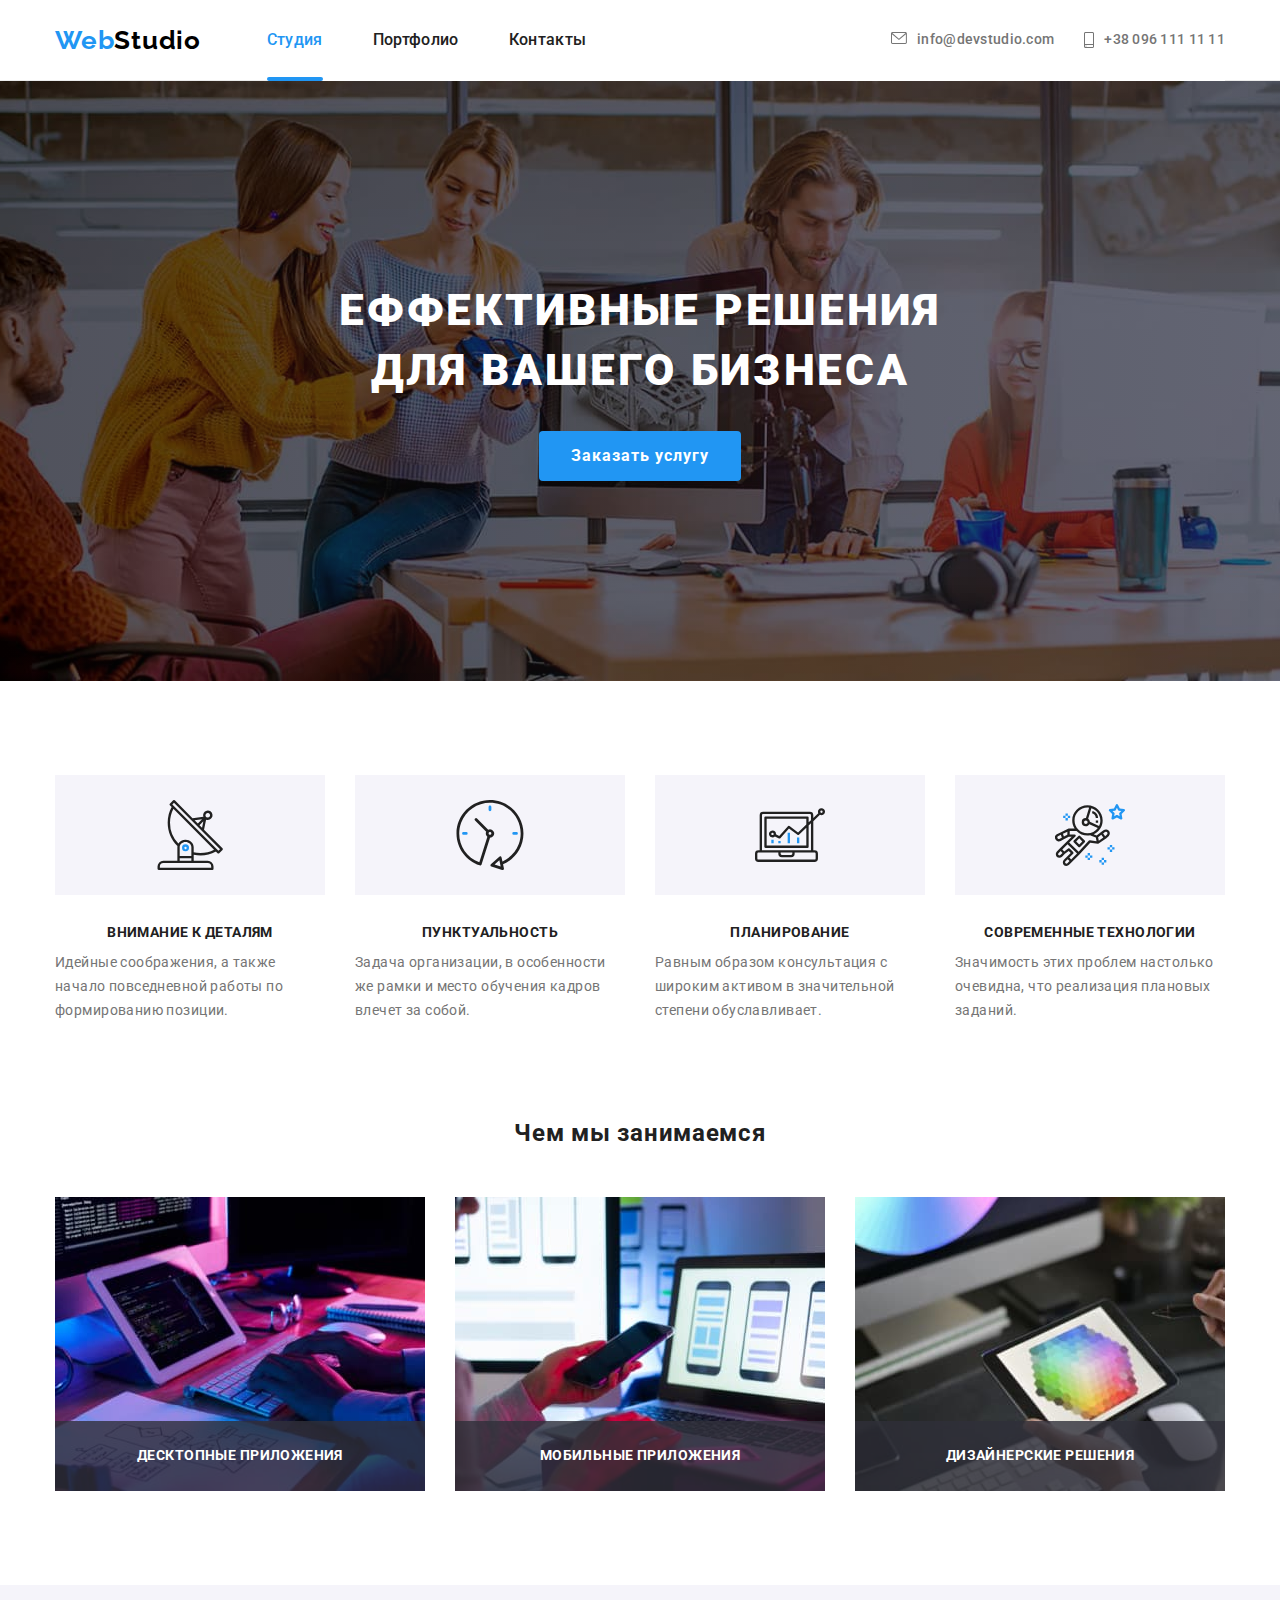
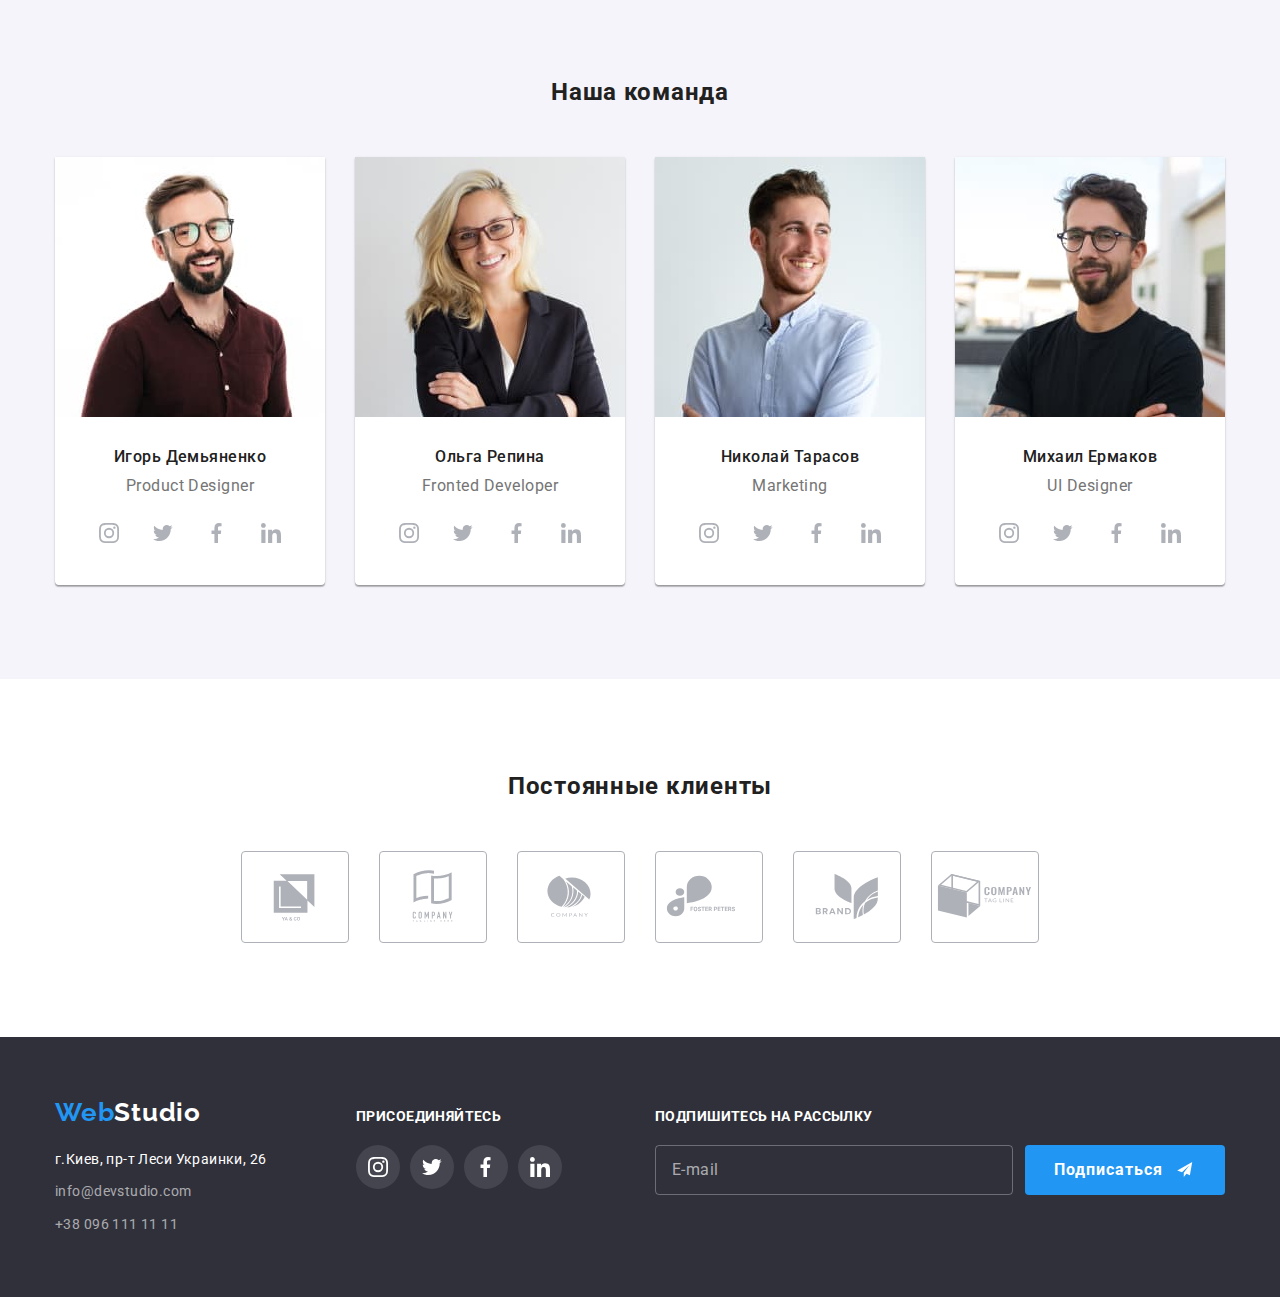
<file: index.html>
<!DOCTYPE html>
<html lang="ru">
    <head>
        <meta charset="UTF-8">
        <meta http-equiv="X-UA-Compatible" content="IE=edge">
        <meta name="viewport" content="width=device-width, initial-scale=1.0" />
        <title>Document</title>
        <link rel="preconnect" href="https://fonts.googleapis.com">
        <link rel="preconnect" href="https://fonts.gstatic.com" crossorigin>
        <link href="https://fonts.googleapis.com/css2?family=Raleway:wght@700&family=Roboto:wght@400;500;700;900&display=swap"
            rel="stylesheet">
        <link rel="stylesheet" href="portfolio.html">
        <link href="https://cdnjs.cloudflare.com/ajax/libs/modern-normalize/1.1.0/modern-normalize.min.css" rel="stylesheet">
        <link rel="stylesheet" href="css/main.min.css">
    </head>
    <body>
        <!--Header page-->
        <header class="page-header">
            <div class="container main-nav">
                <a  href="" class="logo" lang="en"><span class="accent">Web</span>Studio</a>           
                <button type="button" class="header-menu__button" aria-expanded="false" aria-controls="header-menu__container" data-menu-button>
                    <svg class="header-menu__button-icon" aria-label="Переключатель меню" width="40" height="40">
                        <use href="./images/icons.svg#cross" class="header-menu__icon-cross"></use>
                        <use href="./images/icons.svg#menu" class="header-menu__icon-menu"></use>
                    </svg>
                </button>
                <div class="header-menu__container" id="header-menu__container" data-menu>
                    <nav class="header-navigation">
                        <ul class="header-navigation__items list">
                            <li class="header-navigation__item"><a class="header-navigation__link link header-navigation__link--current" href="index.html">Студия</a></li>
                            <li class="header-navigation__item"><a class="header-navigation__link link" href="portfolio.html">Портфолио</a></li>
                            <li class="header-navigation__item"><a class="header-navigation__link link" href="#contacts">Контакты</a></li>
                        </ul>
                    </nav>
                    <ul class="header-contacts list">
                        <li class="header-contact">
                            <a class="header-contact__link link" href="mailto:info@devstudio.com">
                                <svg class="header-contact__icon" width="16" height="12">
                                <use href="./images/icons.svg#envelope"></use>
                                </svg>
                                info@devstudio.com
                            </a>
                        </li>
                        <li class="header-contact">
                            <a class="header-contact__link link" href="tel:+380961111111">
                                <svg class="header-contact__icon" width="10" height="16">
                                <use href="./images/icons.svg#smartphone"></use>
                                </svg>
                                +38 096 111 11 11
                            </a>
                        </li>
                    </ul>
                    <ul class="header-accounts list">
                        <li class="header-account"><a href="" target="_blank" rel="noreferrer noopener" class="header-account__link link">Instagram</a></li>
                        <li class="header-account"><a href="" target="_blank" rel="noreferrer noopener" class="header-account__link link">Twitter</a></li>
                        <li class="header-account"><a href="" target="_blank" rel="noreferrer noopener" class="header-account__link link">Facebook</a></li>
                        <li class="header-account"><a href="" target="_blank" rel="noreferrer noopener" class="header-account__link link">LinkedIn</a></li>
                    </ul>
                </div>
            </div>
        </header>
        <!--Studio page-->
        <main  class="main-studio">
            <!--Hero-->
            <section class="section page-hero overlay">
                <div class="container hero"> 
                    <h1 class="hero__title">Еффективные решения для вашего бизнеса</h1>
                    <button type="button" class="hero__button" data-modal-open>Заказать услугу</button>
                </div>
            </section>
            <!--Features page-->
            <section class="section page-features">
                <div class="container features">
                    <h2 class="features__headline">Особенности</h2>
                        <ul class="features__items list">
                            <li class="features__item">
                                <div class="features__block">
                                    <div class="features__icon"><svg width="70" height="70"><use href="./images/icons.svg#radar"></use></svg>
                                    </div>
                                    <h3 class="features__title">Внимание к деталям</h3>
                                    <p class="features__text">Идейные соображения, а также начало повседневной работы по формированию позиции.</p>
                                </div>
                            </li>
                            <li class="features__item">
                                <div class="features__block">
                                    <div class="features__icon"><svg width="70" height="70"><use href="./images/icons.svg#clock"></use></svg>
                                    </div>
                                    <h3 class="features__title">Пунктуальность</h3>
                                    <p class="features__text">Задача организации, в особенности же рамки и место обучения кадров влечет за собой.</p>
                                </div>
                            </li>
                            <li class="features__item">
                                <div class="features__block">
                                    <div class="features__icon"><svg width="70" height="70"><use href="./images/icons.svg#diagram"></use></svg>
                                    </div>
                                    <h3 class="features__title">Планирование</h3>
                                    <p class="features__text">Равным образом консультация с широким активом в значительной степени обуславливает.</p>
                                </div>
                            </li>
                            <li class="features__item">
                                <div class="features__block">
                                    <div class="features__icon"><svg width="70" height="70"><use href="./images/icons.svg#astronaut"></use></svg>
                                    </div>
                                    <h3 class="features__title">Современные технологии</h3>
                                    <p class="features__text">Значимость этих проблем настолько очевидна, что реализация плановых заданий.</p>
                                </div>
                            </li>
                        </ul>
                    </div>
            </section>
            <!--Perfomence page-->
            <section class="section page-perfomance">
                <div class="container perfomance">
                    <h2 class="perfomance__headline">Чем мы занимаемся</h2>
                    <ul class="perfomance__items list">
                        <li class="perfomance__item">
                            <img srcset="./images/box1.jpg 1x, ./images/box1@2x.jpg 2x" src="./images/box1.jpg" alt="Проекты">
                            <div class="perfomance__action">
                                <h3 class="perfomance__title">Десктопные приложения</h3>
                            </div>
                        </li>
                        <li class="perfomance__item"><img srcset="./images/box2.jpg 1x, ./images/box2@2x.jpg 2x" src="./images/box2.jpg" alt="Дизайн мобильного приложения">
                            <div class="perfomance__action">
                                <h3 class="perfomance__title">Мобильные приложения</h3>
                            </div>
                        </li>
                        <li class="perfomance__item"><img srcset="./images/box3.jpg 1x, ./images/box3@2x.jpg 2x" src="./images/box3.jpg" alt="Мобильное приложение">
                            <div class="perfomance__action">
                                <h3 class="perfomance__title">Дизайнерские решения</h3>
                            </div>
                        </li>
                    </ul>
                </div>
            </section>
            <!--Team page-->
            <section class="section page-team">
                <div class="container team">
                    <h2 class="team__headline">Наша команда</h2>
                    <ul class="team-members list">
                        <li class="team-member">
                            <picture class="team-member__foto">
                                <source srcset="./images/team/1_480.jpg 450w, ./images/team/1_480@2x.jpg 900w" media="(max-width: 767px)" sizes="(max-width: 767px) 450px, 100vw">
                                <source srcset="./images/team/1.jpg 270w, ./images/team/1@2x.jpg 540w, ./images/team/1@3x.jpg 810w" media="(min-width: 1200px)" sizes="(min-width: 1200px) 270px, 25vw">
                                <source srcset="./images/team/1_768.jpg 354w, ./images/team/1_768@2x.jpg 708w" media="(min-width: 768px)" sizes="(min-width: 768px) 354px, 50vw">
                            <img src="./images/team/1.jpg" alt="Игорь Демьяненко">
                            </picture>
                            <div class="team-member__card">   
                                <h3 class="team-member__name">Игорь Демьяненко</h3>
                                <p class="team-member__position" lang="en">Product Designer</p>                
                                <ul class="team-member__accounts list">
                                    <li class="team-member__account"><a href="" target="_blank" rel="noreferrer noopener" class="team-member__account-link link">
                                        <svg class="team-member__account-icon" width="20px" height="20px"><use href="./images/icons.svg#instagram"></use></svg></a></li>
                                    <li class="team-member__account"><a href="" target="_blank" rel="noreferrer noopener" class="team-member__account-link link">
                                        <svg class="team-member__account-icon" width="20px" height="20px"><use href="./images/icons.svg#twitter"></use></svg></a></li>
                                    <li class="team-member__account"><a href="" target="_blank" rel="noreferrer noopener" class="team-member__account-link link">
                                        <svg class="team-member__account-icon" width="20px" height="20px"><use href="./images/icons.svg#facebook"></use></svg></a></li>
                                    <li class="team-member__account"><a href="" target="_blank" rel="noreferrer noopener" class="team-member__account-link link">
                                        <svg class="team-member__account-icon" width="20px" height="20px"><use href="./images/icons.svg#linkedin"></use></svg></a></li>  
                                </ul>
                            </div>
                        </li>
                        <li class="team-member">
                            <picture class="team-member__foto">
                                <source srcset="./images/team/2_480.jpg 450w, ./images/team/2_480@2x.jpg 900w" media="(max-width: 767px)"
                                    sizes="(max-width: 767px) 450px, 100vw">
                                <source srcset="./images/team/2.jpg 270w, ./images/team/2@2x.jpg 540w, ./images/team/2@3x.jpg 810w"
                                    media="(min-width: 1200px)" sizes="(min-width: 1200px) 270px, 25vw">
                                <source srcset="./images/team/2_768.jpg 354w, ./images/team/2_768@2x.jpg 708w" media="(min-width: 768px)"
                                    sizes="(min-width: 768px) 354px, 50vw">                            
                            <img src="./images/team/2.jpg" alt="Ольга Репина">
                            </picture>
                            <div class="team-member__card">    
                                <h3 class="team-member__name">Ольга Репина</h3>
                                <p class="team-member__position" lang="en">Fronted Developer</p>
                                <ul class="team-member__accounts list">
                                    <li class="team-member__account"><a href="" target="_blank" rel="noreferrer noopener" class="team-member__account-link link">
                                        <svg class="team-member__account-icon" width="20px" height="20px"><use href="./images/icons.svg#instagram"></use></svg></a></li>
                                    <li class="team-member__account"><a href="" target="_blank" rel="noreferrer noopener" class="team-member__account-link link">
                                        <svg class="team-member__account-icon" width="20px" height="20px"><use href="./images/icons.svg#twitter"></use></svg></a></li>
                                    <li class="team-member__account"><a href="" target="_blank" rel="noreferrer noopener" class="team-member__account-link link">
                                        <svg class="team-member__account-icon" width="20px" height="20px"><use href="./images/icons.svg#facebook"></use></svg></a></li>
                                    <li class="team-member__account"><a href="" target="_blank" rel="noreferrer noopener" class="team-member__account-link link">
                                        <svg class="team-member__account-icon" width="20px" height="20px"><use href="./images/icons.svg#linkedin"></use></svg></a></li>
                                </ul>
                            </div>
                        </li>
                        <li class="team-member">
                            <picture class="team-member__foto">
                                <source srcset="./images/team/3_480.jpg 450w, ./images/team/3_480@2x.jpg 900w" media="(max-width: 767px)"
                                    sizes="(max-width: 767px) 450px, 100vw">
                                <source srcset="./images/team/3.jpg 270w, ./images/team/3@2x.jpg 540w, ./images/team/3@3x.jpg 810w"
                                    media="(min-width: 1200px)" sizes="(min-width: 1200px) 270px, 25vw">
                                <source srcset="./images/team/3_768.jpg 354w, ./images/team/3_768@2x.jpg 708w" media="(min-width: 768px)"
                                    sizes="(min-width: 768px) 354px, 50vw">                            
                            <img src="./images/team/3.jpg" alt="Николай Тарасов">
                            </picture>
                            <div class="team-member__card">
                                <h3 class="team-member__name">Николай Тарасов</h3>
                                <p class="team-member__position" lang="en">Marketing</p>
                                <ul class="team-member__accounts list">
                                    <li class="team-member__account"><a href="" target="_blank" rel="noreferrer noopener" class="team-member__account-link link">
                                        <svg class="team-member__account-icon" width="20px" height="20px"><use href="./images/icons.svg#instagram"></use></svg></a></li>
                                    <li class="team-member__account"><a href="" target="_blank" rel="noreferrer noopener" class="team-member__account-link link">
                                        <svg class="team-member__account-icon" width="20px" height="20px"><use href="./images/icons.svg#twitter"></use></svg></a></li>
                                    <li class="team-member__account"><a href="" target="_blank" rel="noreferrer noopener" class="team-member__account-link link">
                                        <svg class="team-member__account-icon" width="20px" height="20px"><use href="./images/icons.svg#facebook"></use></svg></a></li>
                                    <li class="team-member__account"><a href="" target="_blank" rel="noreferrer noopener" class="team-member__account-link link">
                                        <svg class="team-member__account-icon" width="20px" height="20px"><use href="./images/icons.svg#linkedin"></use></svg></a></li>  
                                </ul>                            
                            </div>
                        </li>
                        <li class="team-member">
                            <picture class="team-member__foto">
                                <source srcset="./images/team/4_480.jpg 450w, ./images/team/4_480@2x.jpg 900w" media="(max-width: 767px)"
                                    sizes="(max-width: 767px) 450px, 100vw">
                                <source srcset="./images/team/4.jpg 270w, ./images/team/4@2x.jpg 540w, ./images/team/4@3x.jpg 810w"
                                    media="(min-width: 1200px)" sizes="(min-width: 1200px) 270px, 25vw">
                                <source srcset="./images/team/4_768.jpg 354w, ./images/team/4_768@2x.jpg 708w" media="(min-width: 768px)"
                                    sizes="(min-width: 768px) 354px, 50vw">                        
                            <img src="./images/team/4.jpg" alt="Михаил Ермаков">
                            </picture>
                            <div class="team-member__card">
                                <h3 class="team-member__name">Михаил Ермаков</h3>
                                <p class="team-member__position" lang="en">UI Designer</p>
                                <ul class="team-member__accounts list">
                                    <li class="team-member__account"><a href="" target="_blank" rel="noreferrer noopener" class="team-member__account-link link">
                                        <svg class="team-member__account-icon" width="20px" height="20px"><use href="./images/icons.svg#instagram"></use></svg></a></li>
                                    <li class="team-member__account"><a href="" target="_blank" rel="noreferrer noopener" class="team-member__account-link link">
                                        <svg class="team-member__account-icon" width="20px" height="20px"><use href="./images/icons.svg#twitter"></use></svg></a></li>
                                    <li class="team-member__account"><a href="" target="_blank" rel="noreferrer noopener" class="team-member__account-link link">
                                        <svg class="team-member__account-icon" width="20px" height="20px"><use href="./images/icons.svg#facebook"></use></svg></a></li>
                                    <li class="team-member__account"><a href="" target="_blank" rel="noreferrer noopener" class="team-member__account-link link">
                                        <svg class="team-member__account-icon" width="20px" height="20px"><use href="./images/icons.svg#linkedin"></use></svg></a></li>  
                                </ul>
                            </div>
                        </li>
                    </ul>
                </div>
            </section>
            <!--Page clients-->
            <section class="section page-clients">
                <div class="container clients">
                    <h2 class="clients__headline">Постоянные клиенты</h2>
                    <ul class="clients__items list">
                        <li class="clients__item"><a href="" target="_blank" rel="noreferrer noopener" class="clients__link link">
                            <svg class="clients__icon" width="106px" height="60px">
                                <use href="./images/icons.svg#yaco"></use>
                            </svg></a></li>
                        <li class="clients__item"><a href="" target="_blank" rel="noreferrer noopener" class="clients__link link">
                            <svg class="clients__icon" width="106px" height="60px">
                                <use href="./images/icons.svg#taglinehere"></use>
                            </svg></a></li>
                        <li class="clients__item"><a href="" target="_blank" rel="noreferrer noopener" class="clients__link link">
                            <svg class="clients__icon" width="106px" height="60px">
                                <use href="./images/icons.svg#company"></use>
                            </svg></a></li>
                        <li class="clients__item"><a href="" target="_blank" rel="noreferrer noopener" class="clients__link link">
                            <svg class="clients__icon" width="106px" height="60px">
                                <use href="./images/icons.svg#foster"></use>
                            </svg></a></li>
                        <li class="clients__item"><a href="" target="_blank" rel="noreferrer noopener" class="clients__link link">
                            <svg class="clients__icon" width="106px" height="60px">
                                <use href="./images/icons.svg#brand"></use>
                            </svg></a></li>
                        <li class="clients__item"><a href="" target="_blank" rel="noreferrer noopener" class="clients__link link">
                            <svg class="clients__icon" width="106px" height="60px">
                                <use href="./images/icons.svg#tagline"></use>
                            </svg></a></li>
                    </ul>
                </div>
            </section>
        </main>
        <!--Footer-->
        <footer id="contacts" class="page-footer">
            <div class="container feedback">
                <div class="feedback-footer" id="flexbox">
                    <div class="feedback-contact__company-contacts">
                        <ul class="feedback-contacts list">
                            <li class="feedback-contact">
                                <a href="" class="logo" lang="en"><span class="accent">Web</span>Studio</a>
                                <address class="address">
                                <a href="" class="address__link map">г.Киев, пр-т Леси Украинки, 26</a>
                                <a href="mailto:info@devstudio.com" class="address__link">info@devstudio.com</a>
                                <a href="tel:+380961111111" class="address__link">+38 096 111 11 11</a>
                                </address>
                            </li>
                            <li class="feedback-contact">
                                <h2 class="feedback-act__title">Присоединяйтесь</h2>
                                <ul class="accounts list">
                                    <li class="account"><a href="" target="_blank" rel="noreferrer noopener" class="account__link link">
                                        <svg class="account__icon" width="20px" height="20px">
                                            <use href="./images/icons.svg#instagram"></use>
                                        </svg></a>
                                    </li>
                                    <li class="account"><a href="" target="_blank" rel="noreferrer noopener" class="account__link link">
                                        <svg class="account__icon" width="20px" height="20px">
                                            <use href="./images/icons.svg#twitter"></use>
                                        </svg></a>
                                    </li>
                                    <li class="account"><a href="" target="_blank" rel="noreferrer noopener" class="account__link link">
                                        <svg class="account__icon" width="20px" height="20px">
                                            <use href="./images/icons.svg#facebook"></use>
                                        </svg></a>
                                    </li>
                                    <li class="account"><a href="" target="_blank" rel="noreferrer noopener" class="account__link link">
                                        <svg class="account__icon" width="20px" height="20px">
                                            <use href="./images/icons.svg#linkedin"></use>
                                        </svg></a>
                                    </li>
                                </ul>
                            </li>
                        </ul>
                    </div>
                    <div class="feedback-contact__sign">
                        <h2 class="feedback-act__title">Подпишитесь на рассылку</h2>
                        <form class="feedback-form">
                            <input type="email" class="feedback-form__input" placeholder="E-mail">
                            <button type="submit" class="feedback-form__button-submit">Подписаться
                            <svg class="feedback-form__icon-submit" width="24" height="24">
                            <use href="./images/icons.svg#send"></use>
                            </svg>
                            </button>
                        </form>
                    </div>
                </div>
            </div>
        </footer>
        <div class="backdrop is-hidden" data-modal>
            <div class="modal">
                <button type="button" class="modal__button--close" data-modal-close>
                    <svg class="modal__button-icon--close" width="11" height="11">
                        <use href="./images/icons.svg#vector"></use>
                    </svg>
                </button>
                <p class="modal__request">Оставьте свои данные, мы вам перезвоним</p>
                <form class="modal__form">
                    <div class="modal__date">
                        <label for="name" class="modal__date-label">Имя</label>
                        <div class="modal__date-input--wrap">
                            <input type="text" class="modal__date-input" name="name" id="name" placeholder=" ">
                            <svg class="modal__date-icon" width="18" height="18">
                            <use href="./images/icons.svg#person"></use>
                            </svg>
                        </div>
                    </div>
                    <div class="modal__date">
                        <label for="tel" class="modal__date-label">Телефон</label>
                        <div class="modal__date-input--wrap">
                            <input type="tel" class="modal__date-input" name="tel" id="tel" placeholder=" " title="+380 (66) 111-11-11">
                            <svg class="modal__date-icon" width="18" height="18">
                            <use href="./images/icons.svg#phone"></use>
                            </svg>
                        </div>
                    </div>
                    <div class="modal__date">
                        <label for="email" class="modal__date-label">Почта</label>
                        <div class="modal__date-input--wrap">
                            <input type="email" class="modal__date-input" name="email" id="email" placeholder=" ">
                            <svg class="modal__date-icon" width="18" height="18">
                            <use href="./images/icons.svg#email"></use>
                            </svg>
                        </div>
                    </div>
                    <div class="modal__date">
                        <label for="coment" class="modal__date-label">Комментарий</label>
                        <textarea class="modal__date-texteria" name="coment" id="coment" placeholder="Введите текст"></textarea>
                    </div>
                    <div class="modal__checkbox">
                        <input type="checkbox" class="modal__checkbox-input" name="policy" id="policy">
                        <label for="policy" class="modal__checkbox-label">
                            <svg class="modal__checkbox-icon" width="16" height="15"><use href="./images/icons.svg#check"></use></svg>
                            Соглашаюсь с рассылкой и принимаю 
                            <a href="" class="modal__checkbox-policy">Условия договора</a>
                        </label>
                    </div>
                    <button type="submit" class="modal__button-submit">Отправить</button>
                </form>
            </div>
        </div>
        <script src="./js/modal.js"></script>
        <script src="./js/mobile-menu.js"></script>
    </body>
</html>
</file>
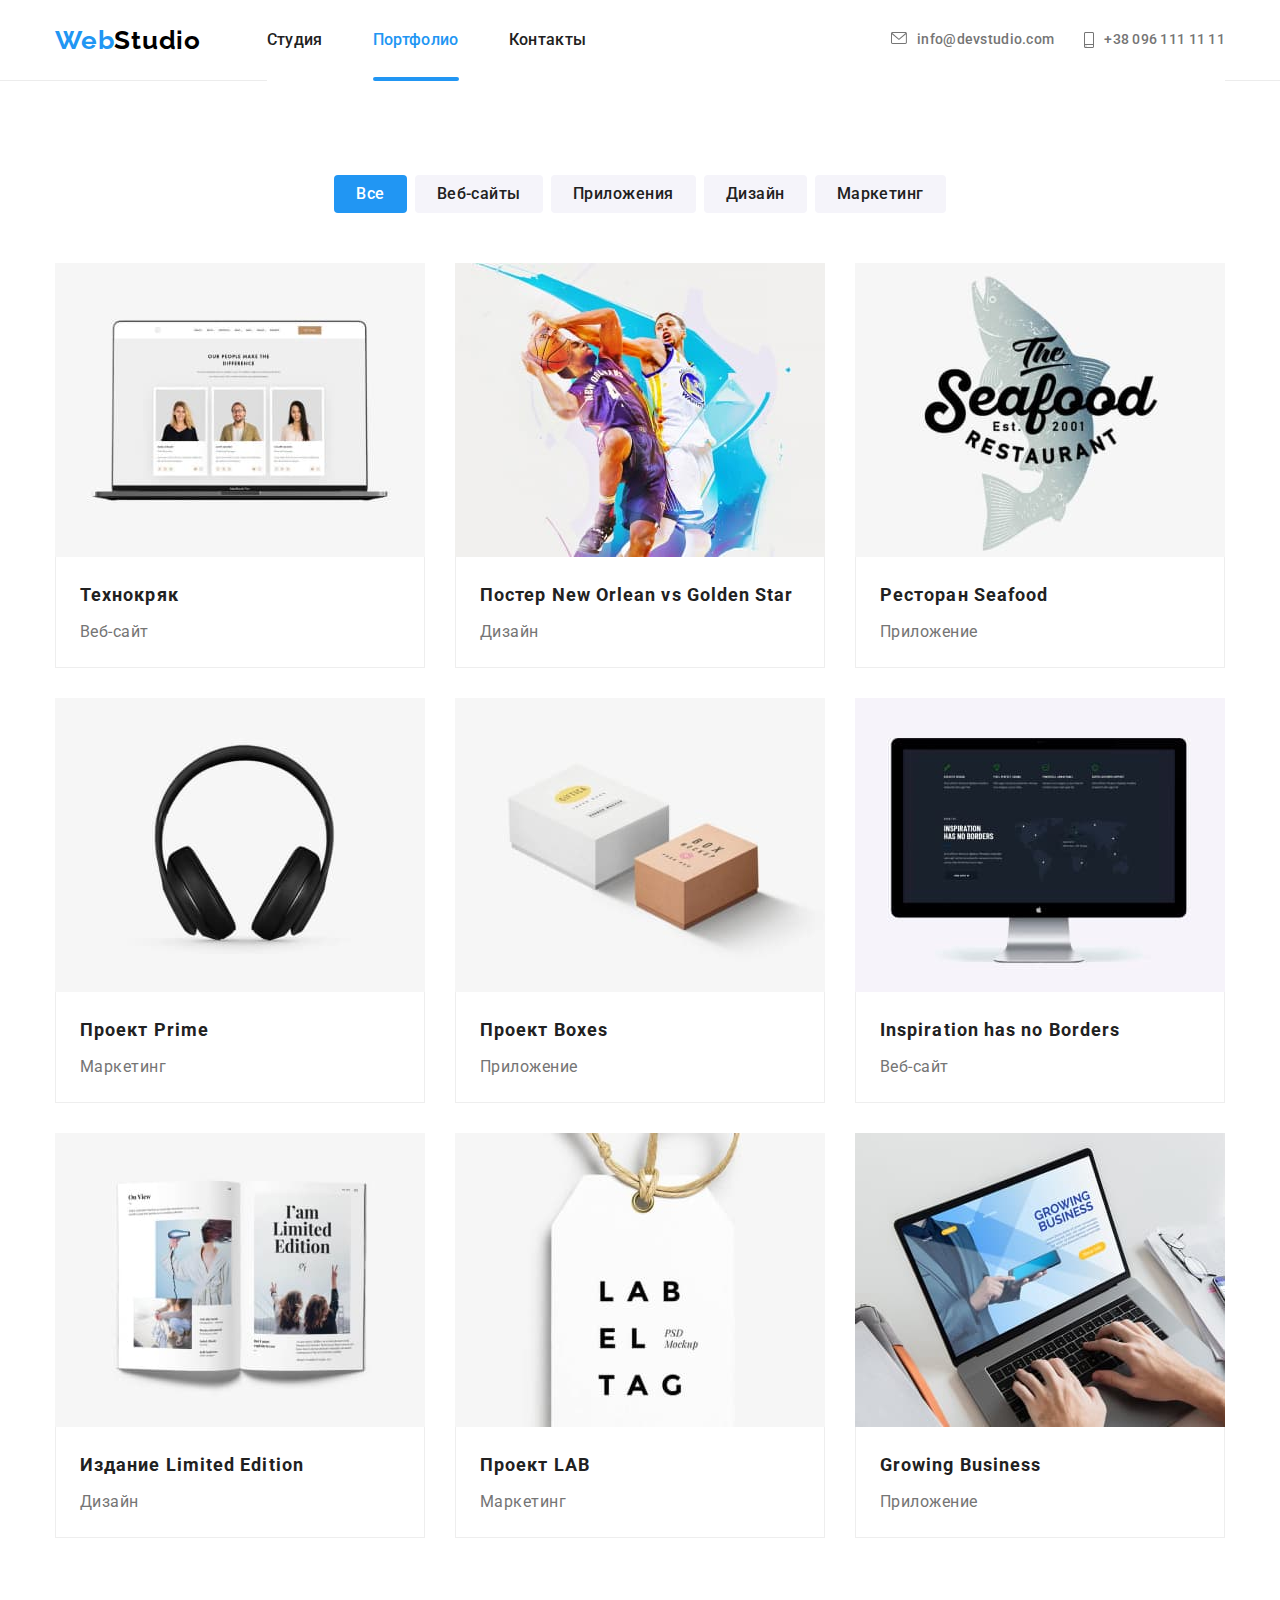
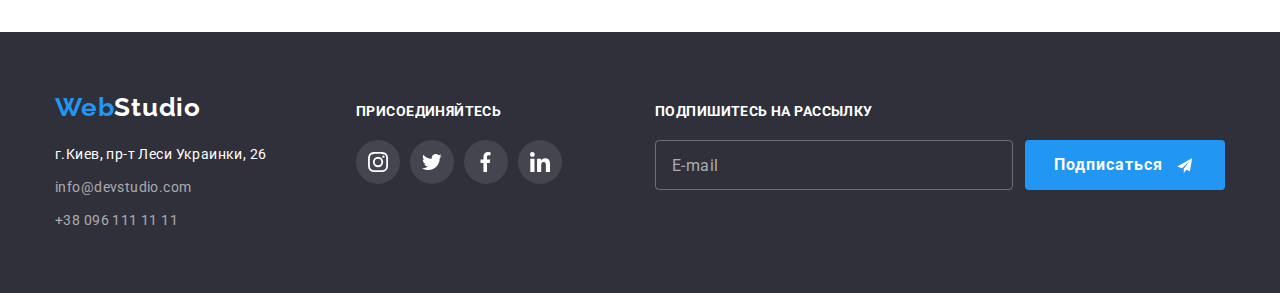
<file: portfolio.html>
<!DOCTYPE html>
<html lang="ru">

<head>
    <meta charset="UTF-8">
    <meta http-equiv="X-UA-Compatible" content="IE=edge">
    <meta name="viewport" content="width=device-width, initial-scale=1.0">
    <title>Document</title>
    <link rel="preconnect" href="https://fonts.googleapis.com">
    <link rel="preconnect" href="https://fonts.gstatic.com" crossorigin>
    <link
        href="https://fonts.googleapis.com/css2?family=Raleway:wght@700&family=Roboto:wght@400;500;700;900&display=swap"
        rel="stylesheet">
    <link rel="stylesheet" href="index.html">
    <link href="https://cdnjs.cloudflare.com/ajax/libs/modern-normalize/1.1.0/modern-normalize.min.css"
        rel="stylesheet">
    <link rel="stylesheet" href="css/main.min.css">
</head>

<body>
    <!--Header page-->
    <header class="page-header">
        <div class="container main-nav">
            <a href="./index.html" class="logo" lang="en"><span class="accent">Web</span>Studio</a>
            <div class="header-menu__container" id="header-menu__container" data-menu>
                <nav class="header-navigation">
                    <ul class="header-navigation__items list">
                        <li class="header-navigation__item"><a
                                class="header-navigation__link link"
                                href="index.html">Студия</a></li>
                        <li class="header-navigation__item"><a class="header-navigation__link link header-navigation__link--current"
                                href="portfolio.html">Портфолио</a></li>
                        <li class="header-navigation__item"><a class="header-navigation__link link"
                                href="#contacts">Контакты</a></li>
                    </ul>
                </nav>
                <ul class="header-contacts list">
                    <li class="header-contact">
                        <a class="header-contact__link link" href="mailto:info@devstudio.com">
                            <svg class="header-contact__icon" width="16" height="12">
                                <use href="./images/icons.svg#envelope"></use>
                            </svg>
                            info@devstudio.com
                        </a>
                    </li>
                    <li class="header-contact">
                        <a class="header-contact__link link" href="tel:+380961111111">
                            <svg class="header-contact__icon" width="10" height="16">
                                <use href="./images/icons.svg#smartphone"></use>
                            </svg>
                            +38 096 111 11 11
                        </a>
                    </li>
                </ul>
                <ul class="header-accounts list">
                    <li class="header-account"><a href="" target="_blank" rel="noreferrer noopener"
                            class="header-account__link link">Instagram</a></li>
                    <li class="header-account"><a href="" target="_blank" rel="noreferrer noopener"
                            class="header-account__link link">Twitter</a></li>
                    <li class="header-account"><a href="" target="_blank" rel="noreferrer noopener"
                            class="header-account__link link">Facebook</a></li>
                    <li class="header-account"><a href="" target="_blank" rel="noreferrer noopener"
                            class="header-account__link link">LinkedIn</a></li>
                </ul>
            </div>
        </div>
    </header>
    <!--Portfolio page-->
    <main class="main-portfolio">
        <section class="section page-portfolio">
            <div class="container portfolio">
                <h1 class="portfolio__title" lang="en">Portfolio</h1>
                <ul class="filter__items list">
                    <li class="filter__item"><button type="button" class="filter__button active">Все</button>
                    </li>
                    <li class="filter__item"><button type="button" class="filter__button">Веб-сайты</button>
                    </li>
                    <li class="filter__item"><button type="button" class="filter__button">Приложения</button>
                    </li>
                    <li class="filter__item"><button type="button" class="filter__button">Дизайн</button>
                    </li>
                    <li class="filter__item"><button type="button" class="filter__button">Маркетинг</button>
                    </li>
                </ul>
                <ul class="project__items list">
                    <li class="project__item">
                        <a href="" class="project__link link">
                            <div class="project__description--cover">
                                <picture>
                                <source srcset="./images/portfolio/technocrak_480.jpg 450w, ./images/portfolio/technocrak_480@2x.jpg 900w" media="(max-width: 767px)"
                                    sizes="(max-width: 767px) 450px, 100vw">
                                <source srcset="./images/portfolio/technocrak.jpg 370w, ./images/portfolio/technocrak@2x.jpg 740w"
                                    media="(min-width: 1200px)" sizes="(min-width: 1200px) 370px, 32vw">
                                <source srcset="./images/portfolio/technocrak_768.jpg 354w, ./images/portfolio/technocrak_768@2x.jpg 708w" media="(min-width: 768px)"
                                    sizes="(min-width: 768px) 354px, 48vw">
                                <img src="./images/portfolio/technocrak.jpg" alt="Специалисты на мониторе">
                                </picture>
                                <p class="description__text--cover">Ресурс предлагает комплексные предложения с разным
                                    уровнем функционала и сервисов. Все это позволит посетителю получить
                                    исчерпывающие сведения о компании или частном лице.</p>
                            </div>
                            <div class="project__description">
                                <h2 class="project__title">Технокряк</h2>
                                <p class="project__text">Веб-сайт</p>
                            </div>
                        </a>
                    </li>
                    <li class="project__item">
                        <a href="" class="project__link link">
                            <div class="project__description--cover">
                                <picture>
                                    <source srcset="./images/portfolio/poster_480.jpg 450w, ./images/portfolio/poster_480@2x.jpg 900w" media="(max-width: 767px)"
                                    sizes="(max-width: 767px) 450px, 100vw">
                                    <source srcset="./images/portfolio/poster.jpg 370w, ./images/portfolio/poster@2x.jpg 740w"
                                        media="(min-width: 1200px)" sizes="(min-width: 1200px) 370px, 32vw">
                                    <source srcset="./images/portfolio/poster_768.jpg 354w, ./images/portfolio/poster_768@2x.jpg 708w"
                                        media="(min-width: 768px)" sizes="(min-width: 768px) 354px, 48vw">
                                <img src="./images/portfolio/poster.jpg" alt="Спортсмены на постере">
                                </picture>
                                <p class="description__text--cover">Ресурс предлагает комплексные предложения с разным
                                    уровнем функционала и сервисов. Все это позволит посетителю получить
                                    исчерпывающие сведения о компании или частном лице.</p>
                            </div>
                            <div class="project__description">
                                <h2 class="project__title">Постер New Orlean vs Golden Star</h2>
                                <p class="project__text">Дизайн</p>
                            </div>
                        </a>
                    </li>
                    <li class="project__item">
                        <a href="" class="project__link link">
                            <div class="project__description--cover">
                                <picture>
                                    <source srcset="./images/portfolio/restaurant_480.jpg 450w, ./images/portfolio/restaurant_480@2x.jpg 900w"
                                        media="(max-width: 767px)" sizes="(max-width: 767px) 450px, 100vw">
                                    <source srcset="./images/portfolio/restaurant.jpg 370w, ./images/portfolio/restaurant@2x.jpg 740w"
                                        media="(min-width: 1200px)" sizes="(min-width: 1200px) 370px, 32vw">
                                    <source srcset="./images/portfolio/restaurant_768.jpg 354w, ./images/portfolio/restaurant_768@2x.jpg 708w"
                                        media="(min-width: 768px)" sizes="(min-width: 768px) 354px, 48vw">
                                <img src="./images/portfolio/restaurant.jpg" alt="Логотип Seafood">
                                </picture>
                                <p class="description__text--cover">Ресурс предлагает комплексные предложения с разным
                                    уровнем функционала и сервисов. Все это позволит посетителю получить
                                    исчерпывающие сведения о компании или частном лице.</p>
                            </div>
                            <div class="project__description">
                                <h2 class="project__title">Ресторан Seafood</h2>
                                <p class="project__text">Приложение</p>
                            </div>
                        </a>
                    </li>
                    <li class="project__item">
                        <a href="" class="project__link link">
                            <div class="project__description--cover">
                                <picture>
                                    <source srcset="./images/portfolio/project-prime_480.jpg 450w, ./images/portfolio/project-prime_480@2x.jpg 900w"
                                        media="(max-width: 767px)" sizes="(max-width: 767px) 450px, 100vw">
                                    <source srcset="./images/portfolio/project-prime.jpg 370w, ./images/portfolio/project-prime@2x.jpg 740w"
                                        media="(min-width: 1200px)" sizes="(min-width: 1200px) 370px, 32vw">
                                    <source srcset="./images/portfolio/project-prime_768.jpg 354w, ./images/portfolio/project-prime_768@2x.jpg 708w"
                                        media="(min-width: 768px)" sizes="(min-width: 768px) 354px, 48vw">
                                <img src="./images/portfolio/project-prime.jpg" alt="Наушники">
                                </picture>
                                <p class="description__text--cover">Ресурс предлагает комплексные предложения с разным
                                    уровнем функционала и сервисов. Все это позволит посетителю получить
                                    исчерпывающие сведения о компании или частном лице.</p>
                            </div>
                            <div class="project__description">
                                <h2 class="project__title">Проект Prime</h2>
                                <p class="project__text">Маркетинг</p>
                            </div>
                        </a>
                    </li>
                    <li class="project__item">
                        <a href="" class="project__link link">
                            <div class="project__description--cover">
                                <picture>
                                    <source srcset="./images/portfolio/project-boxes_480.jpg 450w, ./images/portfolio/project-boxes_480@2x.jpg 900w"
                                        media="(max-width: 767px)" sizes="(max-width: 767px) 450px, 100vw">
                                    <source srcset="./images/portfolio/project-boxes.jpg 370w, ./images/portfolio/project-boxes@2x.jpg 740w"
                                        media="(min-width: 1200px)" sizes="(min-width: 1200px) 370px, 32vw">
                                    <source srcset="./images/portfolio/project-boxes_768.jpg 354w, ./images/portfolio/project-boxes_768@2x.jpg 708w"
                                        media="(min-width: 768px)" sizes="(min-width: 768px) 354px, 48vw">
                                <img src="./images/portfolio/project-boxes.jpg" alt="Картонные коробки">
                                </picture>
                                <p class="description__text--cover">Ресурс предлагает комплексные предложения с разным
                                    уровнем функционала и сервисов. Все это позволит посетителю получить
                                    исчерпывающие сведения о компании или частном лице.</p>
                            </div>
                            <div class="project__description">
                                <h2 class="project__title">Проект Boxes</h2>
                                <p class="project__text">Приложение</p>
                            </div>
                        </a>
                    </li>
                    <li class="project__item">
                        <a href="" class="project__link link">
                            <div class="project__description--cover">
                                <picture>
                                    <source srcset="./images/portfolio/inspiration_480.jpg 450w, ./images/portfolio/inspiration_480@2x.jpg 900w"
                                        media="(max-width: 767px)" sizes="(max-width: 767px) 450px, 100vw">
                                    <source srcset="./images/portfolio/inspiration.jpg 370w, ./images/portfolio/inspiration@2x.jpg 740w"
                                        media="(min-width: 1200px)" sizes="(min-width: 1200px) 370px, 32vw">
                                    <source srcset="./images/portfolio/inspiration_768.jpg 354w, ./images/portfolio/inspiration_768@2x.jpg 708w"
                                        media="(min-width: 768px)" sizes="(min-width: 768px) 354px, 48vw">
                                <img src="./images/portfolio/inspiration.jpg" alt="Веб-сайт на мониторе">
                                </picture>
                                <p class="description__text--cover">Ресурс предлагает комплексные предложения с разным
                                    уровнем функционала и сервисов. Все это позволит посетителю получить
                                    исчерпывающие сведения о компании или частном лице.</p>
                            </div>
                            <div class="project__description">
                                <h2 class="project__title" lang="en">Inspiration has no Borders</h2>
                                <p class="project__text">Веб-сайт</p>
                            </div>
                        </a>
                    </li>
                    <li class="project__item">
                        <a href="" class="project__link link">
                            <div class="project__description--cover">
                                <picture>
                                    <source srcset="./images/portfolio/edition_480.jpg 450w, ./images/portfolio/edition_480@2x.jpg 900w"
                                        media="(max-width: 767px)" sizes="(max-width: 767px) 450px, 100vw">
                                    <source srcset="./images/portfolio/edition.jpg 370w, ./images/portfolio/edition@2x.jpg 740w"
                                        media="(min-width: 1200px)" sizes="(min-width: 1200px) 370px, 32vw">
                                    <source srcset="./images/portfolio/edition_768.jpg 354w, ./images/portfolio/edition_768@2x.jpg 708w"
                                        media="(min-width: 768px)" sizes="(min-width: 768px) 354px, 48vw">
                                        <img src="./images/portfolio/edition.jpg" alt="Открытая книга">
                                </picture>
                                <p class="description__text--cover">Ресурс предлагает комплексные предложения с разным
                                    уровнем функционала и сервисов. Все это позволит посетителю получить
                                    исчерпывающие сведения о компании или частном лице.</p>
                            </div>
                            <div class="project__description">
                                <h2 class="project__title">Издание Limited Edition</h2>
                                <p class="project__text">Дизайн</p>
                            </div>
                        </a>
                    </li>
                    <li class="project__item">
                        <a href="" class="project__link link">
                            <div class="project__description--cover">
                                <picture>
                                    <source srcset="./images/portfolio/project-lab_480.jpg 450w, ./images/portfolio/project-lab_480@2x.jpg 900w"
                                        media="(max-width: 767px)" sizes="(max-width: 767px) 450px, 100vw">
                                    <source srcset="./images/portfolio/project-lab.jpg 370w, ./images/portfolio/project-lab@2x.jpg 740w"
                                        media="(min-width: 1200px)" sizes="(min-width: 1200px) 370px, 32vw">
                                    <source srcset="./images/portfolio/project-lab_768.jpg 354w, ./images/portfolio/project-lab_768@2x.jpg 708w"
                                        media="(min-width: 768px)" sizes="(min-width: 768px) 354px, 48vw">
                                <img src="./images/portfolio/project-lab.jpg" alt="Бирка">
                                </picture>
                                <p class="description__text--cover">Ресурс предлагает комплексные предложения с разным
                                    уровнем функционала и сервисов. Все это позволит посетителю получить
                                    исчерпывающие сведения о компании или частном лице.</p>
                            </div>
                            <div class="project__description">
                                <h2 class="project__title">Проект LAB</h2>
                                <p class="project__text">Маркетинг</p>
                            </div>
                        </a>
                    </li>
                    <li class="project__item">
                        <a href="" class="project__link link">
                            <div class="project__description--cover">
                                <picture>
                                    <source srcset="./images/portfolio/business_480.jpg 450w, ./images/portfolio/business_480@2x.jpg 900w"
                                        media="(max-width: 767px)" sizes="(max-width: 767px) 450px, 100vw">
                                    <source srcset="./images/portfolio/business.jpg 370w, ./images/portfolio/business@2x.jpg 740w"
                                        media="(min-width: 1200px)" sizes="(min-width: 1200px) 370px, 32vw">
                                    <source srcset="./images/portfolio/business_768.jpg 354w, ./images/portfolio/business_768@2x.jpg 708w"
                                        media="(min-width: 768px)" sizes="(min-width: 768px) 354px, 48vw">
                                <img src="./images/portfolio/business.jpg" alt="бизнес приложение на ноутбуке">
                                </picture>
                                <p class="description__text--cover">Ресурс предлагает комплексные предложения с разным
                                    уровнем функционала и сервисов. Все это позволит посетителю получить
                                    исчерпывающие сведения о компании или частном лице.</p>
                            </div>
                            <div class="project__description">
                                <h2 class="project__title" lang="en">Growing Business</h2>
                                <p class="project__text">Приложение</p>
                            </div>
                        </a>
                    </li>
                </ul>
            </div>
        </section>
    </main>
    <!--Footer-->
    <footer id="contacts" class="page-footer">
        <div class="container feedback">
            <div class="feedback-footer" id="flexbox">
                <div class="feedback-contact__company-contacts">
                    <ul class="feedback-contacts list">
                        <li class="feedback-contact">
                            <a href="" class="logo" lang="en"><span class="accent">Web</span>Studio</a>
                            <address class="address">
                                <a href="" class="address__link map">г.Киев, пр-т Леси Украинки, 26</a>
                                <a href="mailto:info@devstudio.com" class="address__link">info@devstudio.com</a>
                                <a href="tel:+380961111111" class="address__link">+38 096 111 11 11</a>
                            </address>
                        </li>
                        <li class="feedback-contact">
                            <h2 class="feedback-act__title">Присоединяйтесь</h2>
                            <ul class="accounts list">
                                <li class="account"><a href="" target="_blank" rel="noreferrer noopener"
                                        class="account__link link">
                                        <svg class="account__icon" width="20px" height="20px">
                                            <use href="./images/icons.svg#instagram"></use>
                                        </svg></a>
                                </li>
                                <li class="account"><a href="" target="_blank" rel="noreferrer noopener"
                                        class="account__link link">
                                        <svg class="account__icon" width="20px" height="20px">
                                            <use href="./images/icons.svg#twitter"></use>
                                        </svg></a>
                                </li>
                                <li class="account"><a href="" target="_blank" rel="noreferrer noopener"
                                        class="account__link link">
                                        <svg class="account__icon" width="20px" height="20px">
                                            <use href="./images/icons.svg#facebook"></use>
                                        </svg></a>
                                </li>
                                <li class="account"><a href="" target="_blank" rel="noreferrer noopener"
                                        class="account__link link">
                                        <svg class="account__icon" width="20px" height="20px">
                                            <use href="./images/icons.svg#linkedin"></use>
                                        </svg></a>
                                </li>
                            </ul>
                        </li>
                    </ul>
                </div>
                <div class="feedback-contact__sign">
                    <h2 class="feedback-act__title">Подпишитесь на рассылку</h2>
                    <form class="feedback-form">
                        <input type="email" class="feedback-form__input" placeholder="E-mail">
                        <button type="submit" class="feedback-form__button-submit">Подписаться
                            <svg class="feedback-form__icon-submit" width="24" height="24">
                                <use href="./images/icons.svg#send"></use>
                            </svg>
                        </button>
                    </form>
                </div>
            </div>
        </div>
    </footer>
</body>
</html>
</file>
<file: css/main.min.css>
body{background-color:#fff;color:#757575;font-family:"Roboto", sans-serif;overflow-y:scroll;overflow-x:hidden}img{display:block;max-width:100%;height:auto}.container{padding-left:15px;padding-right:15px;margin:0 auto}@media screen and (min-width: 480px){.container{max-width:480px}}@media screen and (min-width: 768px){.container{max-width:768px}}@media screen and (min-width: 1200px){.container{max-width:1200px}}.accent{color:#2196f3}.list{padding:0;margin:0;list-style:none}.link{max-width:100%;padding:0;text-decoration:none;color:#757575}@media screen and (max-width: 768px){.section{padding-top:60px;padding-bottom:60px}}@media screen and (min-width: 769px){.section{padding-top:94px;padding-bottom:94px}}.section:nth-child(3){padding-top:0}@media screen and (max-width: 1199px){.main-studio .section:first-child{padding:188px 0}}@media screen and (min-width: 1200px){.main-studio .section:first-child{padding:200px 0}}@media screen and (max-width: 1199px){.hero__title{font-size:26px;line-height:1.62;max-width:360px}}@media screen and (min-width: 1200px){.hero__title{font-size:44px;line-height:1.36;max-width:696px}}.hero__title,.portfolio__title{margin:0 auto 30px;letter-spacing:0.06em;font-weight:900;text-align:center;text-transform:uppercase;color:#fff}.hero__button{display:block;margin:0 auto;border-radius:4px;padding:10px 32px;border:none;cursor:pointer;font-weight:700;font-size:16px;line-height:1.88;letter-spacing:0.06em;color:#ffffff;background-color:#2196f3}.overlay{max-width:1600px;margin-left:auto;margin-right:auto;background-size:cover;background-repeat:no-repeat;background-position:center;background-image:-webkit-gradient(linear, left top, right top, from(rgba(0,0,0,0.4)), to(rgba(47,48,58,0.4))),url("./../images/hero/hero.jpg");background-image:linear-gradient(to right, rgba(0,0,0,0.4), rgba(47,48,58,0.4)),url("./../images/hero/hero.jpg")}@media (min-device-pixel-ratio: 2), (-webkit-min-device-pixel-ratio: 2), (min-resolution: 192dpi), (min-resolution: 2dppx){.overlay{background-image:-webkit-gradient(linear, left top, right top, from(rgba(0,0,0,0.4)), to(rgba(47,48,58,0.4))),url("./../images/hero/hero@2x.jpg");background-image:linear-gradient(to right, rgba(0,0,0,0.4), rgba(47,48,58,0.4)),url("./../images/hero/hero@2x.jpg")}}@media screen and (min-width: 480px){.overlay{min-width:480px;background-image:-webkit-gradient(linear, left top, right top, from(rgba(0,0,0,0.4)), to(rgba(47,48,58,0.4))),url("./../images/hero/hero480.jpg");background-image:linear-gradient(to right, rgba(0,0,0,0.4), rgba(47,48,58,0.4)),url("./../images/hero/hero480.jpg")}}@media screen and (min-width: 480px) and (min-device-pixel-ratio: 2), screen and (min-width: 480px) and (-webkit-min-device-pixel-ratio: 2), screen and (min-width: 480px) and (min-resolution: 192dpi), screen and (min-width: 480px) and (min-resolution: 2dppx){.overlay{background-image:-webkit-gradient(linear, left top, right top, from(rgba(0,0,0,0.4)), to(rgba(47,48,58,0.4))),url("./../images/hero/hero480@2x.jpg");background-image:linear-gradient(to right, rgba(0,0,0,0.4), rgba(47,48,58,0.4)),url("./../images/hero/hero480@2x.jpg")}}@media screen and (min-width: 768px){.overlay{min-width:768px;background-image:-webkit-gradient(linear, left top, right top, from(rgba(0,0,0,0.4)), to(rgba(47,48,58,0.4))),url("./../images/hero/hero768.jpg");background-image:linear-gradient(to right, rgba(0,0,0,0.4), rgba(47,48,58,0.4)),url("./../images/hero/hero768.jpg")}}@media screen and (min-width: 768px) and (min-device-pixel-ratio: 2), screen and (min-width: 768px) and (-webkit-min-device-pixel-ratio: 2), screen and (min-width: 768px) and (min-resolution: 192dpi), screen and (min-width: 768px) and (min-resolution: 2dppx){.overlay{background-image:-webkit-gradient(linear, left top, right top, from(rgba(0,0,0,0.4)), to(rgba(47,48,58,0.4))),url("./../images/hero/hero768@2x.jpg");background-image:linear-gradient(to right, rgba(0,0,0,0.4), rgba(47,48,58,0.4)),url("./../images/hero/hero768@2x.jpg")}}@media screen and (min-width: 1200px){.overlay{max-width:1600px;background-image:-webkit-gradient(linear, left top, right top, from(rgba(0,0,0,0.4)), to(rgba(47,48,58,0.4))),url("./../images/hero/hero.jpg");background-image:linear-gradient(to right, rgba(0,0,0,0.4), rgba(47,48,58,0.4)),url("./../images/hero/hero.jpg")}}@media screen and (min-width: 1200px) and (min-device-pixel-ratio: 2), screen and (min-width: 1200px) and (-webkit-min-device-pixel-ratio: 2), screen and (min-width: 1200px) and (min-resolution: 192dpi), screen and (min-width: 1200px) and (min-resolution: 2dppx){.overlay{background-image:-webkit-gradient(linear, left top, right top, from(rgba(0,0,0,0.4)), to(rgba(47,48,58,0.4))),url("./../images/hero/hero@2x.jpg");background-image:linear-gradient(to right, rgba(0,0,0,0.4), rgba(47,48,58,0.4)),url("./../images/hero/hero@2x.jpg")}}.backdrop{z-index:100;position:fixed;top:0;width:100%;height:100%;background:rgba(0,0,0,0.2);-webkit-transition:opasity 250ms, visibility 1500ms;transition:opasity 250ms, visibility 1500ms}.is-hidden{opacity:1;pointer-events:none;visibility:hidden}.modal{position:absolute;top:50%;left:50%;padding:40px;border-radius:4px;background:#fff;-webkit-box-shadow:0px 1px 3px rgba(0,0,0,0.12),0px 1px 1px rgba(0,0,0,0.14),0px 2px 1px rgba(0,0,0,0.2);box-shadow:0px 1px 3px rgba(0,0,0,0.12),0px 1px 1px rgba(0,0,0,0.14),0px 2px 1px rgba(0,0,0,0.2);-webkit-transform:translate(-50%, -50%) scale(1);transform:translate(-50%, -50%) scale(1);-webkit-transition:-webkit-transform 1500ms;transition:-webkit-transform 1500ms;transition:transform 1500ms;transition:transform 1500ms, -webkit-transform 1500ms}@media screen and (max-width: 1199px){.modal{max-width:450px;width:100%}}@media screen and (min-width: 1200px){.modal{max-width:528px;width:100%}}.backdrop.is-hidden .modal{opacity:1;-webkit-transform:translate(100%, 100%) scale(0) rotate(180deg);transform:translate(100%, 100%) scale(0) rotate(180deg);-webkit-transition:-webkit-transform 1500ms;transition:-webkit-transform 1500ms;transition:transform 1500ms;transition:transform 1500ms, -webkit-transform 1500ms}.modal__button--close{position:absolute;top:8px;right:8px;width:30px;height:30px;padding:0;background-color:transparent;border:1px solid rgba(0,0,0,0.1);border-radius:50%;cursor:pointer;-webkit-transition:fill 250ms cubic-bezier(0.4, 0, 0.2, 1);transition:fill 250ms cubic-bezier(0.4, 0, 0.2, 1)}.modal__button--close:hover .modal__button-icon--close{fill:#2196f3}.modal__button-icon--close{fill:#000000;-webkit-transition:fill 250ms cubic-bezier(0.4, 0, 0.2, 1);transition:fill 250ms cubic-bezier(0.4, 0, 0.2, 1)}.modal__request{margin-top:0;margin-bottom:10px;font-weight:700;font-size:20px;letter-spacing:0.03em;text-align:center;color:#212121}@media screen and (max-width: 1199px){.modal__request{line-height:1.5}}@media screen and (min-width: 1200px){.modal__request{line-height:1.15}}.modal__date{margin-bottom:10px}.modal__date:nth-child(4){margin-bottom:0}.modal__date-input--wrap{position:relative}.modal__date-label{display:block;margin-bottom:4px;font-size:12px;line-height:1.17;letter-spacing:0.01em;color:#757575}.modal__date-input{padding-left:42px;width:100%;height:40px;font-size:16px;line-height:1.17;letter-spacing:0.01em;background-color:transparent;border:1px solid rgba(33,33,33,0.2);border-radius:4px;outline:none;cursor:pointer;-webkit-transition:border-color 250ms cubic-bezier(0.4, 0, 0.2, 1);transition:border-color 250ms cubic-bezier(0.4, 0, 0.2, 1)}.modal__date-input:focus{border-color:#2196f3}.modal__date-input:focus+.modal__date-icon{fill:#2196f3}.modal__date-icon{position:absolute;top:50%;-webkit-transform:translateY(-50%);transform:translateY(-50%);fill:#212121;-webkit-transition:fill 250ms cubic-bezier(0.4, 0, 0.2, 1);transition:fill 250ms cubic-bezier(0.4, 0, 0.2, 1)}@media screen and (max-width: 1199px){.modal__date-icon{left:14px}}@media screen and (min-width: 1200px){.modal__date-icon{left:12px}}.modal__date-texteria{width:100%;height:120px;padding:12px 16px;border:1px solid rgba(33,33,33,0.2);border-radius:4px;resize:none;outline:none;cursor:pointer;-webkit-transition:border-color 250ms cubic-bezier(0.4, 0, 0.2, 1);transition:border-color 250ms cubic-bezier(0.4, 0, 0.2, 1)}.modal__date-texteria:focus{border-color:#2196f3}.modal__date-input::-webkit-input-placeholder,.modal__date-texteria::-webkit-input-placeholder{width:100%;letter-spacing:0.01em;color:rgba(117,117,117,0.5)}.modal__date-input:-ms-input-placeholder,.modal__date-texteria:-ms-input-placeholder{width:100%;letter-spacing:0.01em;color:rgba(117,117,117,0.5)}.modal__date-input::-ms-input-placeholder,.modal__date-texteria::-ms-input-placeholder{width:100%;letter-spacing:0.01em;color:rgba(117,117,117,0.5)}.modal__date-input::placeholder,.modal__date-texteria::placeholder{width:100%;letter-spacing:0.01em;color:rgba(117,117,117,0.5)}@media screen and (max-width: 1199px){.modal__date-input::-webkit-input-placeholder,.modal__date-texteria::-webkit-input-placeholder{font-size:14px;line-height:1.14}.modal__date-input:-ms-input-placeholder,.modal__date-texteria:-ms-input-placeholder{font-size:14px;line-height:1.14}.modal__date-input::-ms-input-placeholder,.modal__date-texteria::-ms-input-placeholder{font-size:14px;line-height:1.14}.modal__date-input::placeholder,.modal__date-texteria::placeholder{font-size:14px;line-height:1.14}}@media screen and (min-width: 1200px){.modal__date-input::-webkit-input-placeholder,.modal__date-texteria::-webkit-input-placeholder{font-size:12px;line-height:1.17}.modal__date-input:-ms-input-placeholder,.modal__date-texteria:-ms-input-placeholder{font-size:12px;line-height:1.17}.modal__date-input::-ms-input-placeholder,.modal__date-texteria::-ms-input-placeholder{font-size:12px;line-height:1.17}.modal__date-input::placeholder,.modal__date-texteria::placeholder{font-size:12px;line-height:1.17}}.modal__checkbox{margin:0 auto 30px}.modal__checkbox-label{display:-webkit-box;display:-ms-flexbox;display:flex;-webkit-box-align:center;-ms-flex-align:center;align-items:center;-webkit-box-pack:center;-ms-flex-pack:center;justify-content:center;text-align:center;letter-spacing:0.03em;color:#757575;cursor:pointer}@media screen and (max-width: 1199px){.modal__checkbox-label{font-size:12px;line-height:1.17}}@media screen and (min-width: 1200px){.modal__checkbox-label{font-size:14px;line-height:1.71}}.modal__checkbox-input{visibility:hidden}.modal__checkbox-input:checked+.modal__checkbox-label .modal__checkbox-icon{background:#2196f3;border-color:#2196f3;fill:#fff}.modal__checkbox-icon{width:16px;height:15px;border:1px solid #000000;border-radius:3px;fill:transparent}@media screen and (max-width: 1199px){.modal__checkbox-icon{margin-right:5px}}@media screen and (min-width: 1200px){.modal__checkbox-icon{margin-right:7px}}.modal__checkbox-policy{margin-left:4px;text-decoration:underline;color:#2196f3}.modal__button-submit{display:block;margin:0 auto;padding:10px;width:200px;font-weight:700;font-size:16px;line-height:1.88;letter-spacing:0.06em;border-color:#2196f3;border:none;border-radius:4px;background-color:#2196f3;color:#fff;cursor:pointer}.features__headline,.perfomance__headline,.team__headline,.clients__headline{padding:0;margin:0 auto;margin-bottom:50px;font-weight:700;letter-spacing:0.03em;text-align:center;color:#212121}@media screen and (max-wight: 768px){.features__headline,.perfomance__headline,.team__headline,.clients__headline{font-size:28px;line-height:1.18}}@media screen and (min-wight: 769px){.features__headline,.perfomance__headline,.team__headline,.clients__headline{font-size:36px;line-height:1.17}}.features__headline{display:none;color:#fff}.features__icon,.features__title,.features__text{display:-webkit-box;display:-ms-flexbox;display:flex;-webkit-box-pack:center;-ms-flex-pack:center;justify-content:center;-webkit-box-align:center;-ms-flex-align:center;align-items:center}.features__items{display:-webkit-box;display:-ms-flexbox;display:flex;-ms-flex-wrap:wrap;flex-wrap:wrap;margin:-15px;-webkit-box-align:center;-ms-flex-align:center;align-items:center;-webkit-box-pack:center;-ms-flex-pack:center;justify-content:center;-ms-flex-line-pack:center;align-content:center}.features__block{margin:15px}@media screen and (max-width: 767px){.features__block{-ms-flex-preferred-size:calc(100% - 30px);flex-basis:calc(100% - 30px);max-width:450px;min-height:226px}}@media screen and (min-width: 768px) and (max-width: 1199px){.features__block{-ms-flex-preferred-size:calc((100% - 4 * 15px) / 2);flex-basis:calc((100% - 4 * 15px) / 2);max-width:354px;min-height:251px}}@media screen and (min-width: 1200px){.features__block{-ms-flex-preferred-size:calc((100% - 8 * 15px) / 4);flex-basis:calc((100% - 8 * 15px) / 4);max-width:270px;min-height:251px}}.features__icon{height:120px;margin-bottom:30px;background-color:#F5F4FA}.features__title,.feedback-act__title,.perfomance__title{padding:0;margin:0;font-weight:700;font-size:14px;line-height:1.14;letter-spacing:0.03em;text-transform:uppercase}.features__title{margin-bottom:10px;color:#212121}.features__text{margin:0;font-size:14px;line-height:1.71;letter-spacing:0.03em}@media screen and (max-width: 1199px){.page-perfomance{display:none}}@media screen and (mix-width: 1200px){.page-perfomance{display:block}}.perfomance__item{position:relative;margin-right:30px;width:370px}.perfomance__item:nth-child(3n){margin-right:0}.perfomance__action{position:absolute;bottom:0;left:0;right:0;background:rgba(47,48,58,0.8)}.perfomance__title{margin:27px auto;text-align:center;color:#fff}.page-team{background-color:#F5F4FA}.team-members{display:-webkit-box;display:-ms-flexbox;display:flex;-ms-flex-wrap:wrap;flex-wrap:wrap;margin:-15px}.team-member{background-color:#ffffff;-webkit-box-shadow:0px 1px 3px rgba(0,0,0,0.12),0px 1px 1px rgba(0,0,0,0.14),0px 2px 1px rgba(0,0,0,0.2);box-shadow:0px 1px 3px rgba(0,0,0,0.12),0px 1px 1px rgba(0,0,0,0.14),0px 2px 1px rgba(0,0,0,0.2);border-radius:0px 0px 4px 4px;padding:0;margin:15px}@media screen and (min-width: 480px) and (max-width: 767px){.team-member{min-width:450px}}@media screen and (min-width: 768px) and (max-width: 1199px){.team-member{min-width:354px}}@media screen and (min-width: 1200px){.team-member{width:270px}}@media screen and (max-width: 1199px){.team-member__card{padding:30px 0 24px}}@media screen and (min-width: 1200px){.team-member__card{padding:30px 0}}.team-member__name{margin:0;margin-bottom:10px;font-weight:500;font-size:16px;line-height:1.19;letter-spacing:0.03em;text-align:center;color:#212121}.team-member__position{margin:0;font-size:16px;line-height:1.19;letter-spacing:0.03em;text-align:center}.team-member__accounts{display:-webkit-box;display:-ms-flexbox;display:flex;-webkit-box-pack:center;-ms-flex-pack:center;justify-content:center;margin-top:16px;margin-left:auto;margin-right:auto}.team-member__account,.account{margin-right:10px}.team-member__account:last-child,.account:last-child{margin-right:0}.team-member__account-link,.account__link{border:none;border-radius:50%;background-size:contain;background-position:center;width:44px;height:44px;-webkit-transition:background 250ms cubic-bezier(0.4, 0, 0.2, 1);transition:background 250ms cubic-bezier(0.4, 0, 0.2, 1)}.accounts,.account__link,.team-members,.team-member__account-link,.perfomance__items{display:-webkit-box;display:-ms-flexbox;display:flex;-webkit-box-pack:center;-ms-flex-pack:center;justify-content:center;-webkit-box-align:center;-ms-flex-align:center;align-items:center}.team-member__account-icon{fill:#afb1b8}.team-member__account-link:hover,.team-member__account-link:focus{background:#2196f3}.team-member__account-link:hover .team-member__account-icon,.team-member__account-link:focus .team-member__account-icon{fill:#ffffff}.portfolio{-ms-flex-line-pack:center;align-content:center}.portfolio__title{display:none;font-size:16px;line-height:1.87;letter-spacing:0.03em}.filter__items{display:-webkit-box;display:-ms-flexbox;display:flex;-webkit-box-align:center;-ms-flex-align:center;align-items:center;margin:0 auto}@media screen and (max-width: 767px){.filter__items{-ms-flex-wrap:wrap;flex-wrap:wrap;margin-bottom:25px}}@media screen and (min-width: 768px){.filter__items{-webkit-box-pack:center;-ms-flex-pack:center;justify-content:center}}.filter__item:not(:last-child){margin-right:8px}.filter__button{white-space:nowrap;border-radius:4px;padding:6px 22px;border:none;cursor:pointer;background-color:#F5F4FA;font-weight:500;font-size:16px;line-height:1.62;text-align:center;letter-spacing:0.03em;color:#212121;-webkit-transition:background-color 250ms cubic-bezier(0.4, 0, 0.2, 1),color 250ms cubic-bezier(0.4, 0, 0.2, 1),-webkit-box-shadow 250ms cubic-bezier(0.4, 0, 0.2, 1);transition:background-color 250ms cubic-bezier(0.4, 0, 0.2, 1),color 250ms cubic-bezier(0.4, 0, 0.2, 1),-webkit-box-shadow 250ms cubic-bezier(0.4, 0, 0.2, 1);transition:background-color 250ms cubic-bezier(0.4, 0, 0.2, 1),color 250ms cubic-bezier(0.4, 0, 0.2, 1),box-shadow 250ms cubic-bezier(0.4, 0, 0.2, 1);transition:background-color 250ms cubic-bezier(0.4, 0, 0.2, 1),color 250ms cubic-bezier(0.4, 0, 0.2, 1),box-shadow 250ms cubic-bezier(0.4, 0, 0.2, 1),-webkit-box-shadow 250ms cubic-bezier(0.4, 0, 0.2, 1)}.filter__button:hover,.filter__button:focus{background-color:#2196f3;color:#ffffff;-webkit-box-shadow:0px 3px 1px rgba(0,0,0,0.1),0px 1px 2px rgba(0,0,0,0.08),0px 2px 2px rgba(0,0,0,0.12);box-shadow:0px 3px 1px rgba(0,0,0,0.1),0px 1px 2px rgba(0,0,0,0.08),0px 2px 2px rgba(0,0,0,0.12)}@media screen and (max-width: 767px){.filter__button{margin-bottom:15px}}@media screen and (min-width: 768px) and (max-width: 1199px){.filter__button{margin-bottom:30px}}@media screen and (min-width: 1200px){.filter__button{margin-bottom:50px}}.active{background-color:#2196f3;color:#fff}.project__items{display:-webkit-box;display:-ms-flexbox;display:flex;-ms-flex-wrap:wrap;flex-wrap:wrap;margin:-15px;-webkit-box-pack:start;-ms-flex-pack:start;justify-content:flex-start}.project__item{margin:15px;-webkit-transition:-webkit-box-shadow 250ms cubic-bezier(0.4, 0, 0.2, 1);transition:-webkit-box-shadow 250ms cubic-bezier(0.4, 0, 0.2, 1);transition:box-shadow 250ms cubic-bezier(0.4, 0, 0.2, 1);transition:box-shadow 250ms cubic-bezier(0.4, 0, 0.2, 1), -webkit-box-shadow 250ms cubic-bezier(0.4, 0, 0.2, 1)}.project__item:hover .description__text--cover{-webkit-transform:translateY(0);transform:translateY(0)}@media screen and (max-width: 767px){.project__item{width:450px}}@media screen and (min-width: 768px) and (max-width: 1199px){.project__item{width:354px}}@media screen and (min-width: 1200px){.project__item{width:370px}}.project__link{display:-webkit-box;display:-ms-flexbox;display:flex;-webkit-box-orient:vertical;-webkit-box-direction:normal;-ms-flex-direction:column;flex-direction:column;height:100%}.project__link:hover,.project__link:focus{-webkit-box-shadow:0px 1px 1px rgba(0,0,0,0.12),0px 4px 4px rgba(0,0,0,0.06),1px 4px 6px rgba(0,0,0,0.16);box-shadow:0px 1px 1px rgba(0,0,0,0.12),0px 4px 4px rgba(0,0,0,0.06),1px 4px 6px rgba(0,0,0,0.16)}.project__description{-webkit-box-flex:1;-ms-flex-positive:1;flex-grow:1;padding:20px 24px;border:1px solid #EEEEEE;border-top:none}.project__description--cover{position:relative;overflow:hidden}.description__text--cover{position:absolute;padding:63px 24px;top:0;left:0;width:100%;height:100%;margin:0;font-size:18px;line-height:1.56;letter-spacing:0.03em;color:#fff;background:rgba(33,150,243,0.9);-webkit-transform:translateY(100%);transform:translateY(100%);-webkit-transition:-webkit-transform 250ms;transition:-webkit-transform 250ms;transition:transform 250ms;transition:transform 250ms, -webkit-transform 250ms}.project__title{margin-bottom:4px;margin-top:0}.link .project__title{font-weight:700;font-size:18px;line-height:2;letter-spacing:0.06em;color:#212121}.project__text{margin:0}.link .project__text{font-weight:400;font-size:16px;line-height:1.88;letter-spacing:0.03em;color:#757575}.clients__items,.clients-link{display:-webkit-box;display:-ms-flexbox;display:flex;-ms-flex-wrap:wrap;flex-wrap:wrap;margin:-15px;-webkit-box-align:center;-ms-flex-align:center;align-items:center;-webkit-box-pack:center;-ms-flex-pack:center;justify-content:center;-ms-flex-line-pack:center;align-content:center}.clients__item{margin:15px;height:92px}@media screen and (max-width: 767px){.clients__item{-ms-flex-preferred-size:calc((100%-4*15px)/2);flex-basis:calc((100%-4*15px)/2);max-width:210px}}@media screen and (min-width: 768px) and (max-width: 1199px){.clients__item{-ms-flex-preferred-size:calc((100%-6*15px)/3);flex-basis:calc((100%-6*15px)/3);max-width:226px}}@media screen and (min-width: 1200px){.clients__item{-ms-flex-preferred-size:calc((100%-12*15px)/6);flex-basis:calc((100%-12*15px)/6);max-width:170px}}.clients__link{display:-webkit-box;display:-ms-flexbox;display:flex;-webkit-box-align:center;-ms-flex-align:center;align-items:center;-webkit-box-pack:center;-ms-flex-pack:center;justify-content:center;height:92px;background-position:center;background-size:contain;border:1px solid #AFB1B8;border-radius:4px;fill:#afb1b8;-webkit-transition:fill 250ms cubic-bezier(0.4, 0, 0.2, 1),border 250ms cubic-bezier(0.4, 0, 0.2, 1);transition:fill 250ms cubic-bezier(0.4, 0, 0.2, 1),border 250ms cubic-bezier(0.4, 0, 0.2, 1)}.clients__link:hover,.clients__link:focus{fill:#2196f3;border:1px solid #2196f3}header.page-header{border-bottom:1px solid #ECECEC}.main-nav{position:relative;height:60px;display:-webkit-box;display:-ms-flexbox;display:flex;-webkit-box-align:center;-ms-flex-align:center;align-items:center}@media screen and (min-width: 768px){.main-nav{-webkit-box-pack:end;-ms-flex-pack:end;justify-content:flex-end;height:80px}}.logo{font-family:"Raleway", sans-serif;font-weight:700;color:#000000;letter-spacing:0.03em;text-decoration:none}@media screen and (max-width: 768px){.logo{font-size:24px;line-height:1.17}}@media screen and (min-width: 769px){.logo{font-size:26px;line-height:1.19;margin-right:auto}}.header-menu__button{position:absolute;top:8px;right:8px;padding:0;margin:0;height:40px;border:none;cursor:pointer;background-color:transparent;z-index:2}@media screen and (min-width: 768px){.header-menu__button{display:none}}.header-menu__button .header-menu__icon-cross{display:none}.header-menu__button.is-open .header-menu__icon-cross{display:block}.header-menu__button.is-open .header-menu__icon-menu{display:none}.header-menu__button.is-open:hover .header-menu__icon-cross,.header-menu__button.is-open:focus .header-menu__icon-cross{fill:#2196f3}.header-menu__button.is-open:hover .header-menu__icon-menu,.header-menu__button.is-open:focus .header-menu__icon-menu{fill:#000000}.header-menu__button:hover .header-menu__icon-menu,.header-menu__button:focus .header-menu__icon-menu{fill:#2196f3}.header-menu__button:hover .header-menu__icon-cross,.header-menu__button:focus .header-menu__icon-cross{fill:#212121}.header-menu__container{position:relative;display:-webkit-box;display:-ms-flexbox;display:flex;background-color:#fff}@media screen and (max-width: 767px){.header-menu__container{display:none;position:absolute;top:100%;left:0;padding:48px 40px}.header-menu__container.is-open{width:100vw;height:100vh;top:0;display:-webkit-box;display:-ms-flexbox;display:flex;-webkit-box-orient:vertical;-webkit-box-direction:normal;-ms-flex-direction:column;flex-direction:column;z-index:1}}@media screen and (min-width: 768px){.header-menu__container{display:-webkit-box;display:-ms-flexbox;display:flex;-webkit-box-pack:justify;-ms-flex-pack:justify;justify-content:space-between}}@media screen and (min-width: 768px){nav.header-navigation{margin-top:32px;margin-right:88px}}@media screen and (min-width: 768px) and (min-width: 1200px){nav.header-navigation{margin-right:305px}}@media screen and (max-width: 767px){.header-navigation{margin-bottom:auto}}@media screen and (min-width: 768px){.header-navigation__items,.header-contacts{display:-webkit-box;display:-ms-flexbox;display:flex;-webkit-box-align:center;-ms-flex-align:center;align-items:center}.header-navigation__items{margin-right:auto}}@media screen and (max-width: 767px){.header-navigation__item:not(:last-child){margin-bottom:32px}}@media screen and (min-width: 768px){.header-navigation__item:not(:last-child){margin-right:50px}}.header-navigation__link,.header-contact__link{font-weight:500;letter-spacing:0.02em;-webkit-transition:color 250ms cubic-bezier(0.4, 0, 0.2, 1);transition:color 250ms cubic-bezier(0.4, 0, 0.2, 1)}.header-navigation__link:hover,.header-navigation__link:focus,.header-contact__link:hover,.header-contact__link:focus{color:#2196f3}.header-navigation__link:hover .link,.header-navigation__link:focus .link,.header-contact__link:hover .link,.header-contact__link:focus .link{color:currentColor}.header-navigation__link{display:-webkit-box;display:-ms-flexbox;display:flex}@media screen and (max-width: 767px){.header-navigation__link{font-size:40px;line-height:1.18}}@media screenand and (min-width: 768px){.header-navigation__link{font-size:14px;line-height:1.14;padding-bottom:32px}}.header-navigation__items .link{color:#212121}@media screen and (min-width: 768px){.link.header-navigation__link--current{color:#2196f3}.header-navigation__link{position:relative;padding-bottom:32px}.header-navigation__link--current::after{content:'';position:absolute;display:block;width:100%;height:4px;left:0;bottom:0;border-radius:2px;background-color:#2196f3}}.header-contacts{display:-webkit-box;display:-ms-flexbox;display:flex}@media screen and (max-width: 767px){.header-contacts{-webkit-box-orient:vertical;-webkit-box-direction:reverse;-ms-flex-direction:column-reverse;flex-direction:column-reverse}}@media screen and (min-width: 768px) and (max-width: 1199px){.header-contacts{-webkit-box-orient:vertical;-webkit-box-direction:normal;-ms-flex-direction:column;flex-direction:column;-webkit-box-align:start;-ms-flex-align:start;align-items:flex-start;margin-top:21px}}@media screen and (min-width: 1200px){.header-contacts{margin-top:32px}}@media screen and (min-width: 1200px){.header-contact:not(:last-child){margin-right:30px}}@media screen and (max-width: 767px){.header-contact__link{padding-bottom:32px}.header-contact:last-child .header-contact__link{font-size:34px;line-height:1.18;color:#2196f3}.header-contact:first-child .header-contact__link{font-size:24px;line-height:1.17;margin-bottom:0}}.header-contact__link{display:-webkit-box;display:-ms-flexbox;display:flex}@media screen and (min-width: 768px) and (max-width: 1199px){.header-contact__link{padding-bottom:10px;font-size:12px;line-height:1.17}}@media screen and (min-width: 1200px){.header-contact__link{padding-bottom:32px;font-size:14px;line-height:1.14}}@media screen and (max-width: 767px){.header-contact__icon{display:none}}@media screen and (min-width: 768px){.header-contact__icon{display:block;fill:currentColor;margin-right:8px}}@media screen and (min-width: 768px) and (min-width: 1200px){.header-contact__icon{margin-right:10px}}.header-accounts{display:-webkit-box;display:-ms-flexbox;display:flex;-ms-flex-wrap:wrap;flex-wrap:wrap}.header-account__link{display:none;font-size:18px;line-height:1.22;letter-spacing:0.02em;color:#2196f3}.header-account__link:last-child{margin-right:20px}@media screen and (max-width: 767px){.header-account__link{display:block}}.page-footer{padding-top:60px;padding-bottom:60px;background-color:#2f303a;color:#fff}.page-footer .logo{display:inline-block;margin-bottom:20px;color:#fff}.feedback-act__title{margin-bottom:20px;text-align:center;color:#fff}@media screen and (min-width: 1200px){.feedback-act__title{text-align:left}}@media screen and (max-width: 1199px){.feedback-contact__sign,.feedback-contact__company-contacts{display:-webkit-box;display:-ms-flexbox;display:flex;-webkit-box-orient:vertical;-webkit-box-direction:normal;-ms-flex-direction:column;flex-direction:column;-webkit-box-align:center;-ms-flex-align:center;align-items:center;-ms-flex-line-pack:center;align-content:center}}@media screen and (max-width: 767px){.feedback-contacts{display:block;text-align:center}}@media screen and (min-width: 768px) and (max-width: 1199px){.feedback-contacts{display:-webkit-box;display:-ms-flexbox;display:flex;-webkit-box-pack:center;-ms-flex-pack:center;justify-content:center;-ms-flex-line-pack:center;align-content:center;-webkit-box-align:start;-ms-flex-align:start;align-items:flex-start}}@media screen and (min-width: 1200px){.feedback-contacts{display:-webkit-box;display:-ms-flexbox;display:flex;-webkit-box-align:baseline;-ms-flex-align:baseline;align-items:baseline}}.feedback-contact{margin-bottom:60px}@media screen and (min-width: 768px) and (max-width: 1199px){.feedback-contact:first-child{margin-right:165px;text-align:center}}@media screen and (min-width: 1200px){.feedback-contact{margin-bottom:0}.feedback-contact:first-child{margin-right:70px}.feedback-contact:last-child{margin-right:93px}}.address{display:-webkit-box;display:-ms-flexbox;display:flex;-webkit-box-orient:vertical;-webkit-box-direction:normal;-ms-flex-direction:column;flex-direction:column;width:231px;font-style:normal;font-weight:400;font-size:14px;line-height:1.71;letter-spacing:0.03em}a.map{color:#fff}a.address__link{font-weight:400;font-size:14px;line-height:1.71;letter-spacing:0.03em;text-decoration:none}@media screen and (max-width: 767px){a.address__link:nth-child(2){padding-top:8px}a.address__link:nth-child(3){padding-top:5px}}@media screen and (min-width: 768px) and (max-width: 1199px){a.address__link:nth-child(n+2){padding-top:8px}}@media screen and (min-width: 1200px){a.address__link:nth-child(n+2){padding-top:9px}}.address__link{color:rgba(255,255,255,0.6)}.account__link{background:rgba(255,255,255,0.1);-webkit-transition:background 250ms cubic-bezier(0.4, 0, 0.2, 1);transition:background 250ms cubic-bezier(0.4, 0, 0.2, 1)}.account__link:hover,.account__link:focus{background:#2196f3}.account__icon{fill:#ffffff}.feedback-form{display:-webkit-box;display:-ms-flexbox;display:flex;-webkit-box-align:center;-ms-flex-align:center;align-items:center}@media screen and (max-width: 1199px){.feedback-form{-webkit-box-orient:vertical;-webkit-box-direction:normal;-ms-flex-direction:column;flex-direction:column;max-width:450px;width:100%}}@media screen and (min-width: 1200px){.feedback-form{width:570px}}.feedback-form__input{padding-left:16px;height:50px;width:100%;color:var(--secondary-text-color);border:1px solid rgba(255,255,255,0.3);border-radius:4px;background-color:transparent;outline:transparent;cursor:pointer}.feedback-form__input::-webkit-input-placeholder{display:-webkit-box;display:flex;width:100%;font-size:16px;line-height:1.25;letter-spacing:0.03em;color:rgba(255,255,255,0.6)}.feedback-form__input:-ms-input-placeholder{display:-ms-flexbox;display:flex;width:100%;font-size:16px;line-height:1.25;letter-spacing:0.03em;color:rgba(255,255,255,0.6)}.feedback-form__input::-ms-input-placeholder{display:-ms-flexbox;display:flex;width:100%;font-size:16px;line-height:1.25;letter-spacing:0.03em;color:rgba(255,255,255,0.6)}.feedback-form__input::placeholder{display:-webkit-box;display:-ms-flexbox;display:flex;width:100%;font-size:16px;line-height:1.25;letter-spacing:0.03em;color:rgba(255,255,255,0.6)}.feedback-form__button-submit{display:-webkit-box;display:-ms-flexbox;display:flex;-webkit-box-align:center;-ms-flex-align:center;align-items:center;-webkit-box-pack:center;-ms-flex-pack:center;justify-content:center;padding:10px 29px;width:200px;height:50px;font-weight:700;font-size:16px;line-height:1.88;letter-spacing:0.06em;color:#FFFFFF;border:none;border-radius:4px;background-color:#2196f3;cursor:pointer}@media screen and (max-width: 1199px){.feedback-form__button-submit{margin-top:20px}}@media screen and (min-width: 1200px){.feedback-form__button-submit{margin-left:12px}}.feedback-form__icon-submit{margin-left:10px;height:50%;fill:#ffffff}@media screen and (min-width: 1200px){#flexbox{display:-webkit-box;display:-ms-flexbox;display:flex;-webkit-box-align:baseline;-ms-flex-align:baseline;align-items:baseline}}
/*# sourceMappingURL=main.min.css.map */
</file>
